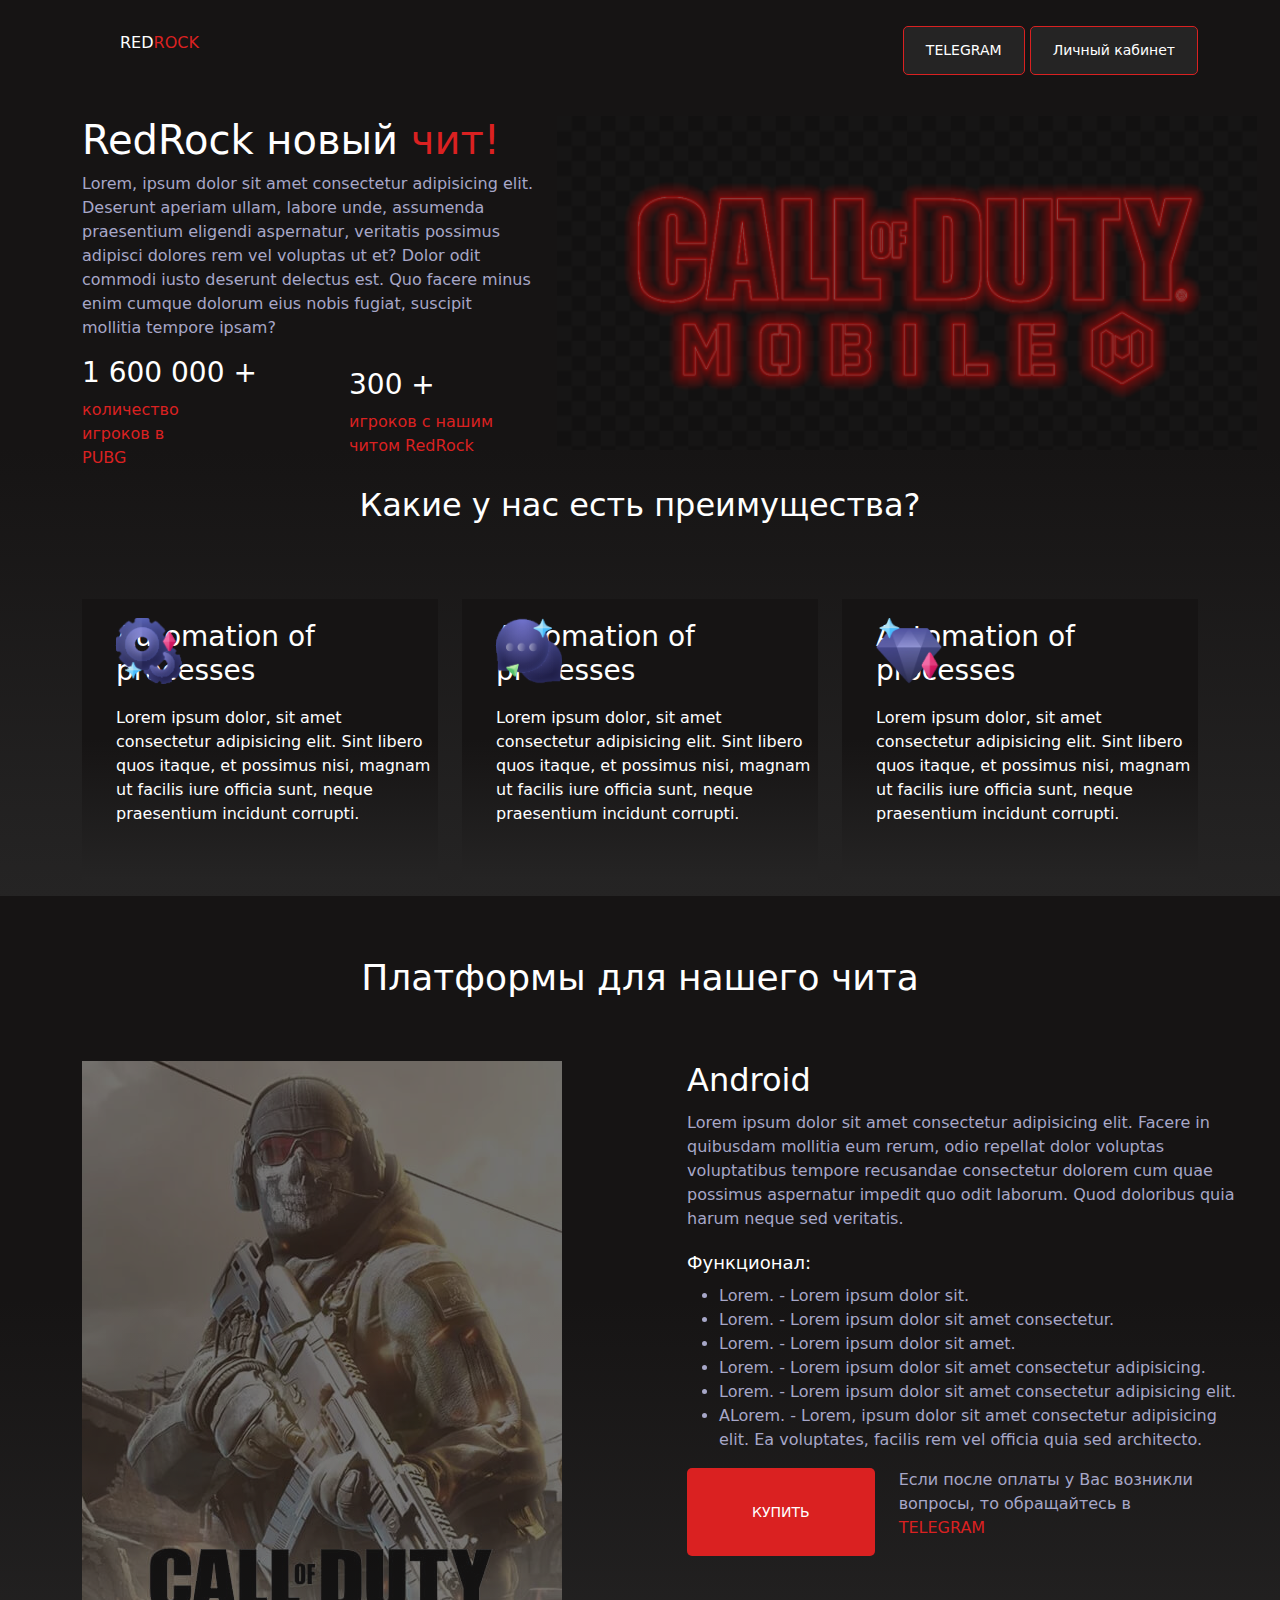
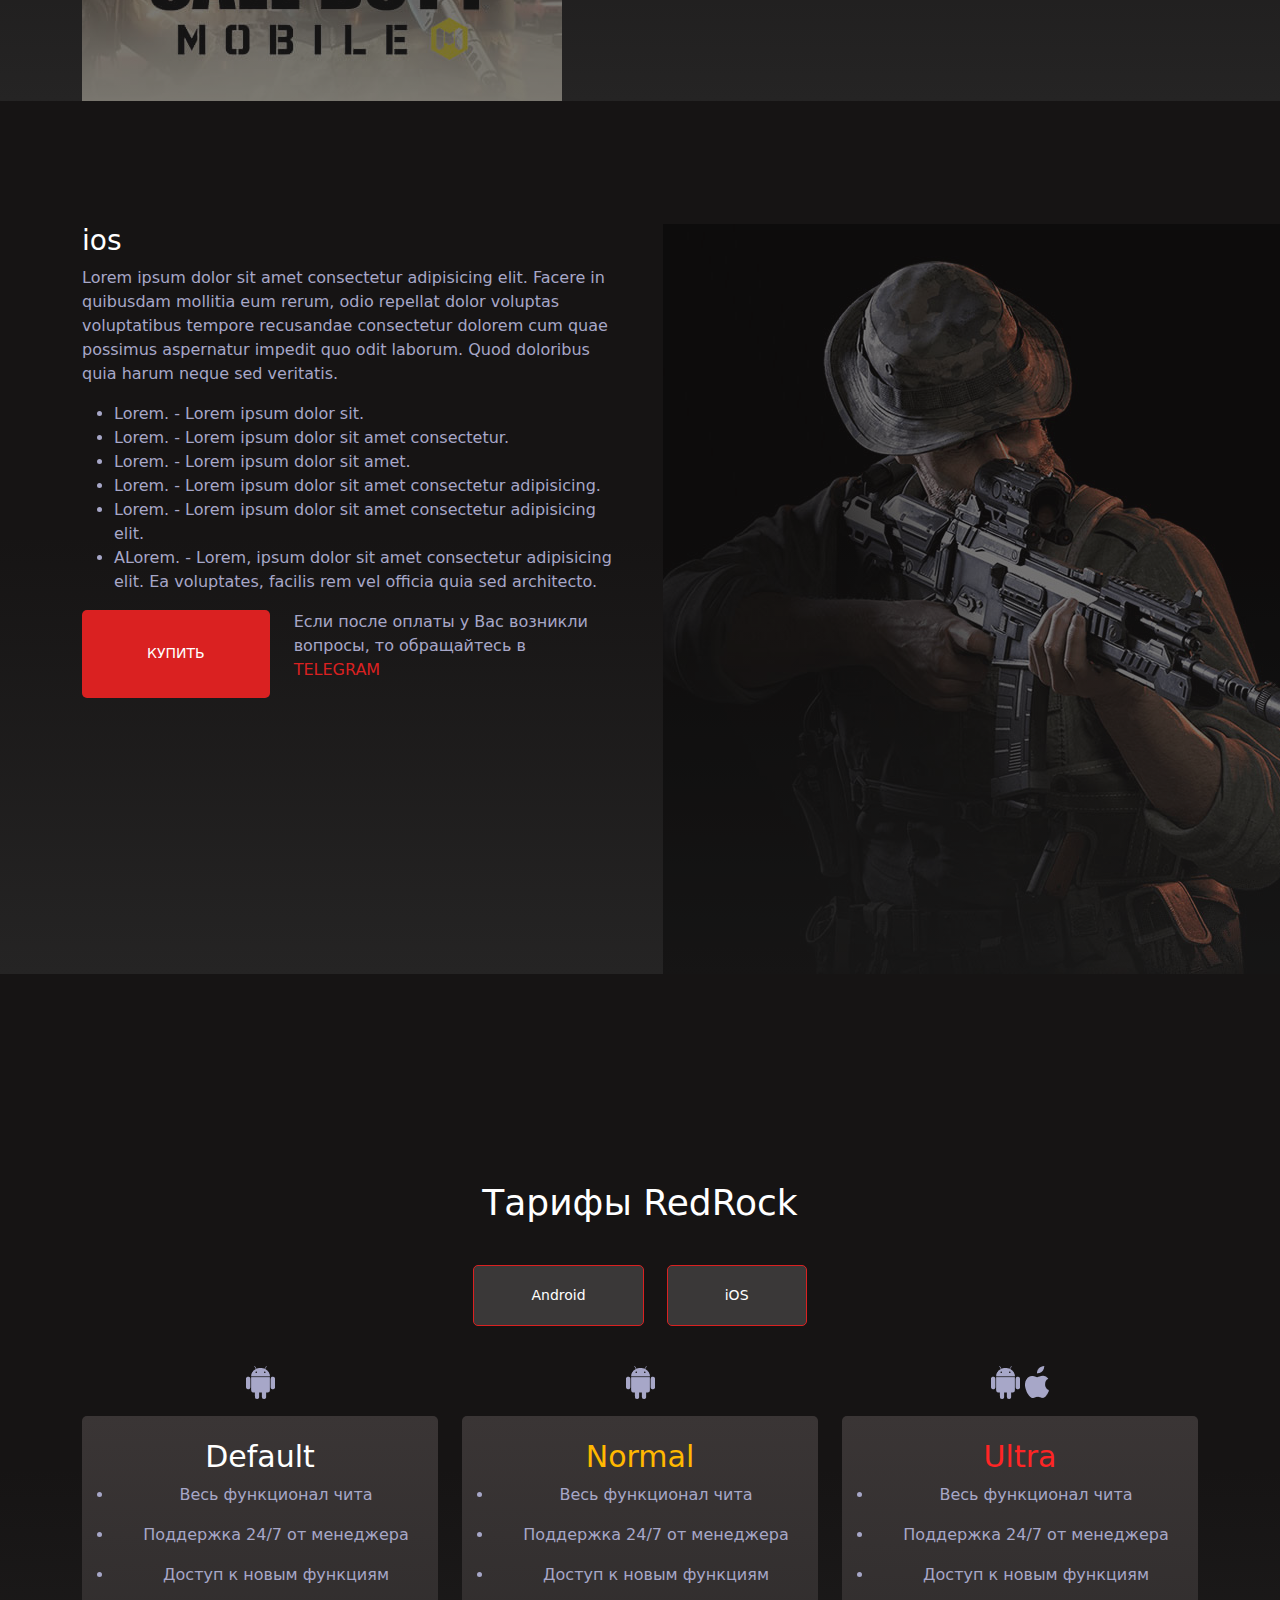
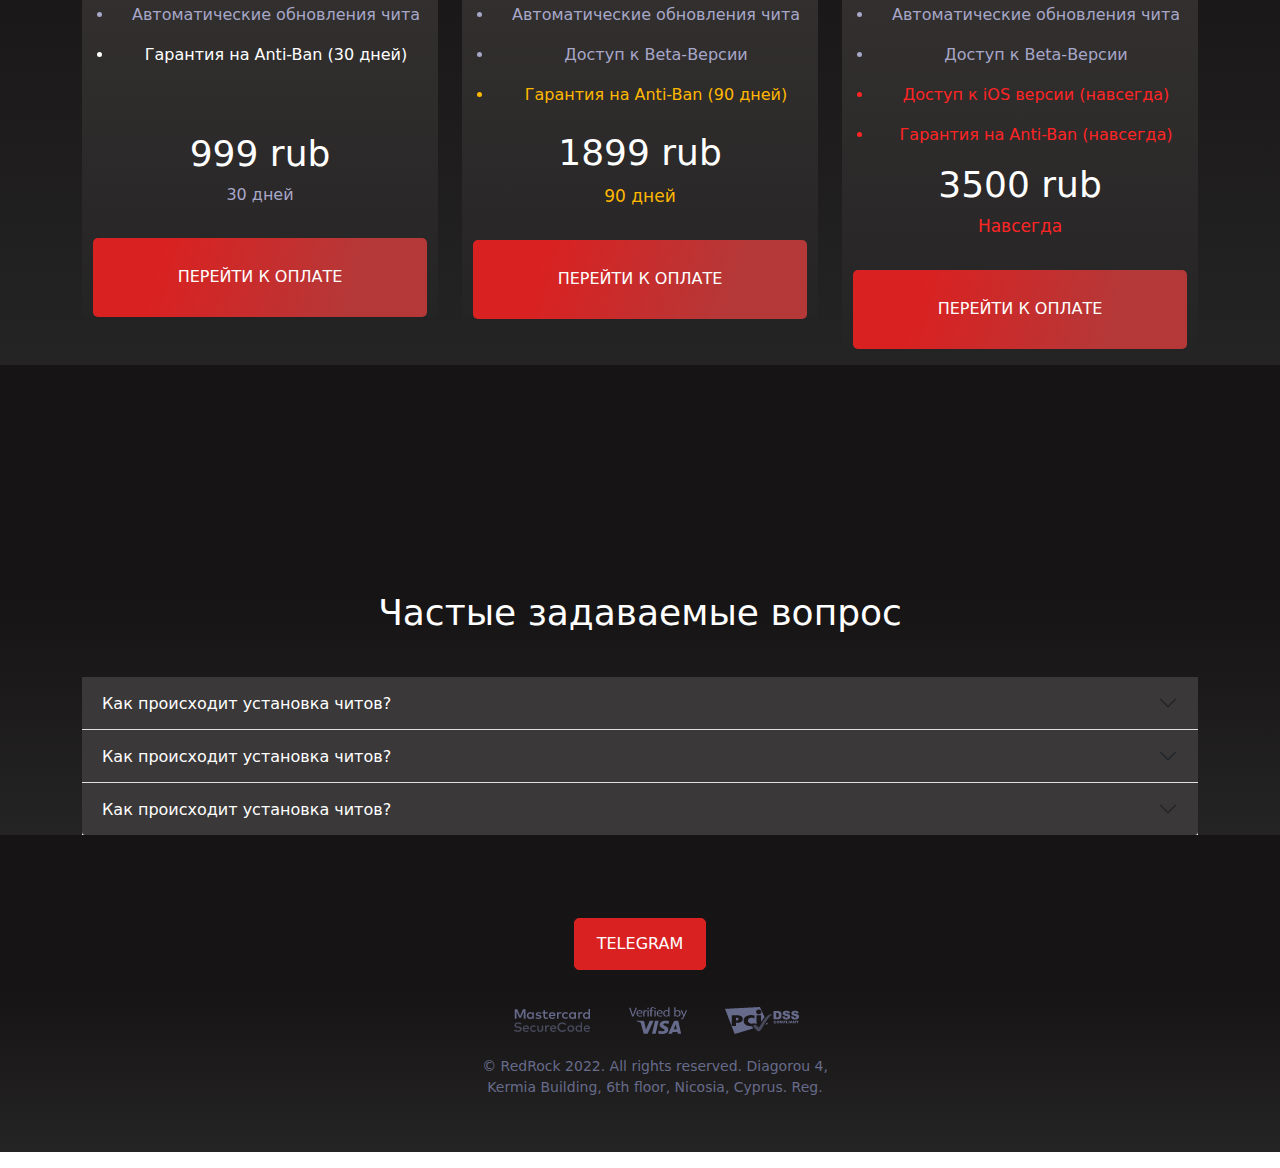
<file: index.html>
<!DOCTYPE html>
<html lang="en">
<head>
    <meta charset="UTF-8">
    <meta http-equiv="X-UA-Compatible" content="IE=edge">
    <meta name="viewport" content="width=device-width, initial-scale=1.0">
    <title>Document</title>
    <link rel="stylesheet" href="css/bootstrap.css">
    <link rel="stylesheet" href="css/all.min.css">
    <link rel="stylesheet" href="css/stely.css">
    <link rel="stylesheet" href="css/media.css">
</head>
<body>
     <header class="header">
     <div class="container">
        <div class="header__name">
         <p>RED<span class="pRock">ROCK</span></p>
         <div class="header__but">
            <button>TELEGRAM</button>
            <button><a href="indux.html">Личный кабинет</a></button>
         </div>
        </div>
        <div class="row">
            <div class="medimg">
                <img class="pgb" src="img/41606474611nodbjs11e6udhegdiu5u0e8cnsscz5e6uncqcnhgquhxln5lgzoinsupdndj8ov7mzcwpttdmebzfbzbstnisqipscfoj39dekar.png" alt="">
            </div>
            <div class="col-lg-5 col-md-6 col-6 loc-text">
              <div class="header__logo">
          <h1>RedRock новый <span class="pRock">чит!</span></h1> 
          <p>Lorem, ipsum dolor sit amet consectetur adipisicing elit. Deserunt aperiam ullam, labore unde, assumenda praesentium eligendi aspernatur, veritatis possimus adipisci dolores rem vel voluptas ut et? Dolor odit commodi iusto deserunt delectus est. Quo facere minus enim cumque dolorum eius nobis fugiat, suscipit mollitia tempore ipsam?</p> 
             </div> 
            <div class="header__log">
                <div class="header__log-right">
                    <h3>1 600 000 +</h3>
                    <p>количество
                        игроков в PUBG</p>
                </div>
                <div class="header__log-left">
                    <h3>300 +</h3>
                    <p>игроков
                        с нашим читом RedRock</p>
                </div>
            </div> 
            </div>
            <div class="col-lg-7 col-md-6 col-6">
                <img class="pbg" src="img/41606474611nodbjs11e6udhegdiu5u0e8cnsscz5e6uncqcnhgquhxln5lgzoinsupdndj8ov7mzcwpttdmebzfbzbstnisqipscfoj39dekar.png"  alt="">
            </div>
        </div>
        <div class="header__automation">
            
            <h2>Какие у нас есть преимущества?</h2>
            <div class="row">
                <div class="col-lg-4 col-md-6 col-sm-10">
                    
                    <div class="header__automation-text">
                     <img src="img/image 733.png" alt="">
                     <h3>Automation of processes</h3>
                     <p>Lorem ipsum dolor, sit amet consectetur adipisicing elit. Sint libero quos itaque, et possimus nisi, magnam ut facilis iure officia sunt, neque praesentium incidunt corrupti.</p> 
                    </div>
                    
                </div>
                <div class="col-lg-4 col-md-6 col-sm-10">
                    <div class="header__automation-text">
                        <img src="img/image 734.png" alt="">
                     <h3>Automation of processes</h3>
                     <p>Lorem ipsum dolor, sit amet consectetur adipisicing elit. Sint libero quos itaque, et possimus nisi, magnam ut facilis iure officia sunt, neque praesentium incidunt corrupti.</p> 
                    </div>
                </div>
                <div class="col-lg-4 col-md-6 col-sm-10">
                    <div class="header__automation-text">
                        <img class="stone" src="img/image 735.png" alt="">
                     <h3>Automation of processes</h3>
                     <p>Lorem ipsum dolor, sit amet consectetur adipisicing elit. Sint libero quos itaque, et possimus nisi, magnam ut facilis iure officia sunt, neque praesentium incidunt corrupti.</p> 
                    </div>
                </div>
        
            </div>
        </div>    
    </header> 
     <main>
            <div class="container">
              <div class="android">
                <h2>Платформы для нашего чита</h2>
                <div class="andro">
                    <div class="android__img">
                        <img class="sm" src="img/3746.jpg"  alt="">
                    </div>
                <div class="android__text">
                    <div class="im">
                        <h3>Android<img class="igm" src="img/image 745 (Traced).png" alt=""></h3>
                    </div>
                        
                        <p>Lorem ipsum dolor sit amet consectetur adipisicing elit. Facere in quibusdam mollitia eum rerum, odio repellat dolor voluptas voluptatibus tempore recusandae consectetur dolorem cum quae possimus aspernatur impedit quo odit laborum. Quod doloribus quia harum neque sed veritatis.</p>
                            <h4>Функционал:</h4>
                        <ul class="android__tex">
                            <li>Lorem. - Lorem ipsum dolor sit.</li>
                            <li>Lorem. - Lorem ipsum dolor sit amet consectetur.</li>
                            <li>Lorem. - Lorem ipsum dolor sit amet.</li>
                            <li>Lorem. - Lorem ipsum dolor sit amet consectetur adipisicing.</li>
                            <li>Lorem. - Lorem ipsum dolor sit amet consectetur adipisicing elit.</li>
                            <li>ALorem. - Lorem, ipsum dolor sit amet consectetur adipisicing elit. Ea voluptates, facilis rem vel officia quia sed architecto.</li>
                        </ul>
                        <div class="android__but">
                            <button>КУПИТЬ</button>
                            <p class="but">Если после оплаты у Вас возникли вопросы, то обращайтесь в <span>TELEGRAM</span></p>
                        </div>
                        <img class="ms" src="img/3746.jpg" alt="">
                        </div>     
                    </div>
              </div>
            </div>
    </main>
     <section>
        <div class="container">
            <div class="ios">
                <div class="ios__text">
                    <h3>ios </h3><img class="iso" src="img/image 746 (Traced).png" alt="">
                    <p>Lorem ipsum dolor sit amet consectetur adipisicing elit. Facere in quibusdam mollitia eum rerum, odio repellat dolor voluptas voluptatibus tempore recusandae consectetur dolorem cum quae possimus aspernatur impedit quo odit laborum. Quod doloribus quia harum neque sed veritatis.</h4>
                    <ul class="ios__tex">
                        <li>Lorem. - Lorem ipsum dolor sit.</li>
                        <li>Lorem. - Lorem ipsum dolor sit amet consectetur.</li>
                        <li>Lorem. - Lorem ipsum dolor sit amet.</li>
                        <li>Lorem. - Lorem ipsum dolor sit amet consectetur adipisicing.</li>
                        <li>Lorem. - Lorem ipsum dolor sit amet consectetur adipisicing elit.</li>
                        <li class="bat">ALorem. - Lorem, ipsum dolor sit amet consectetur adipisicing elit. Ea voluptates, facilis rem vel officia quia sed architecto.</li>

                    </ul>
                    <div class="ios__but">
                        <button>КУПИТЬ</button>
                        <p class="but">Если после оплаты у Вас возникли вопросы, то обращайтесь в <span>TELEGRAM</span></p>
                        <img class="sio" src="img/characters-price.jpg" alt="">
                    </div>
                </div>
                <div class="ios__img">
                    <img class="ioss" src="img/characters-price.jpg" alt="">
                    
                    </div>
                    
              </div>
        </div>
    </section>  
     <section> 
      <div class="container">
            <div class="redrock">
                <h2>Тарифы RedRock</h2>
                <div class="redrock__but">
                <button>Android</button>
                <button class="redrock__but-left">iOS </button>
                </div>
                <div class="blok">
                  <div class="row">
                    <div class="col-lg-4 col-md-5 col-sm-8 col-10">
                        <div class="default">
                          <img src="img/image 745 (Traced).png" alt=""> 
                           <div class="default__text">
                            <h3>Default</h3>
                            <ul>
                                <li><p>Весь функционал чита</p></li>
                                <li><p>Поддержка 24/7 от менеджера</p></li>
                                <li><p>Доступ к новым функциям</p></li>
                                <li><p>Автоматические обновления чита</p></li>
                                <li class="default__tet"><p>Гарантия на Anti-Ban (30 дней)</p></li>
                            </ul>
                            <div class="default__but">
                                <h4>999 rub</h4>
                                <p>30 дней</p>
                                <div class="default__button">
                                    <button>ПЕРЕЙТИ К ОПЛАТЕ</button>
                                </div>
                               
                            </div>
                           </div>
                        </div>
                    </div> 
                     <div class="col-lg-4 col-md-5 col-sm-8 col-10">
                        <div class="normal">
                          <img src="img/image 745 (Traced).png" alt=""> 
                           <div class="default__text">
                            <h3>Normal</h3>
                            <ul>
                                <li><p>Весь функционал чита</p></li>
                                <li><p>Поддержка 24/7 от менеджера</p></li>
                                <li><p>Доступ к новым функциям</p></li>
                                <li><p>Автоматические обновления чита</p></li>
                                <li><p>Доступ к Beta-Версии</p></li>
                                <li class="normal__tet"><p>Гарантия на Anti-Ban (90 дней)</p></li>
                            </ul>
                            <div class="normal__but">
                                <h4>1899 rub</h4>
                                <p>90 дней</p>
                                <div class="default__button">
                               <button>ПЕРЕЙТИ К ОПЛАТЕ</button>
                                </div>
                            </div>
                           </div>
                        </div>
                    </div>
                    <div class="col-lg-4 col-md-5 col-sm-8 cols-10">
                        <div class="ultra">
                          <img src="img/image 745 (Traced).png" alt=""> 
                          <img src="img/image 746 (Traced).png" alt="">
                           <div class="ultra__text">
                            <!-- <img class="star" src="img/Star 10.png" alt=""> -->
                            <h3>Ultra</h3>
                            <ul>
                                <li><p>Весь функционал чита</p></li>
                                <li><p>Поддержка 24/7 от менеджера</p></li>
                                <li><p>Доступ к новым функциям</p></li>
                                <li><p>Автоматические обновления чита</p></li>
                                <li><p>Доступ к Beta-Версии</p></li>
                                <li class="ultra__tet"><p>Доступ к iOS версии (навсегда)</p></li>
                                <li class="ultra__tet"><p>Гарантия на Anti-Ban (навсегда)</p></li>
                            </ul>
                            <div class="ultra__but">
                                <h4>3500 rub</h4>
                                <p>Навсегда</p>
                                <div class="default__button">
                                <button>ПЕРЕЙТИ К ОПЛАТЕ</button>
                                </div> 
                            </div>
                           </div>
                        </div>
                    </div>  
                    </div>  
                </div>
                
                </div>
                
            </div>
        </div>  
    </section> 
     <section>   
        <div class="container">
            <div class="questions">
                <h2>Частые задаваемые вопрос</h2>
                <div class="accordion accordion-flush" id="accordionFlushExample">
                    <div class="accordion-item ">
                      <h3 class="accordion-header" id="flush-headingOne">
                        <button class="accordion-button collapsed questions__tab " type="button" data-bs-toggle="collapse" data-bs-target="#flush-collapseOne" aria-expanded="false" aria-controls="flush-collapseOne">
                            Как происходит установка читов? 
                        </button>
                      </h3>
                      <div id="flush-collapseOne" class="accordion-collapse collapse" aria-labelledby="flush-headingOne" data-bs-parent="#accordionFlushExample">
                        <div class="accordion-body">После оплаты Вы получаете  файл для установки нашего чита, а также, видео-инструкцию. Удалять  старый PUBG MOBILE не требуется! Все работает на оригинальной версии. Вход в аккаунт работает со всех доступных сервисов.</div>
                      </div>
                    </div>
                    <div class="accordion-item">
                      <h3 class="accordion-header" id="flush-headingTwo">
                        <button class="accordion-button collapsed " type="button" data-bs-toggle="collapse" data-bs-target="#flush-collapseTwo" aria-expanded="false" aria-controls="flush-collapseTwo">
                            Как происходит установка читов?
                        </button>
                      </h3>
                      <div id="flush-collapseTwo" class="accordion-collapse collapse" aria-labelledby="flush-headingTwo" data-bs-parent="#accordionFlushExample">
                        <div class="accordion-body">После оплаты Вы получаете  файл для установки нашего чита, а также, видео-инструкцию. Удалять  старый PUBG MOBILE не требуется! Все работает на оригинальной версии. Вход в аккаунт работает со всех доступных сервисов.</div>
                      </div>
                    </div>
                    <div class="accordion-item">
                      <h3 class="accordion-header" id="flush-headingThree">
                        <button class="accordion-button collapsed" type="button" data-bs-toggle="collapse" data-bs-target="#flush-collapseThree" aria-expanded="false" aria-controls="flush-collapseThree">
                            Как происходит установка читов?
                        </button>
                      </h3>
                      <div id="flush-collapseThree" class="accordion-collapse collapse" aria-labelledby="flush-headingThree" data-bs-parent="#accordionFlushExample">
                        <div class="accordion-body">После оплаты Вы получаете  файл для установки нашего чита, а также, видео-инструкцию. Удалять  старый PUBG MOBILE не требуется! Все работает на оригинальной версии. Вход в аккаунт работает со всех доступных сервисов.</div>
                      </div>
                    </div>
                  </div>
            </div> 
        </div>        
    </section> 
<footer class="footer">
    <div class="container">
        <button>TELEGRAM</button>
        <div class="footer__text">
          <div class="footer__img">
            <img src="img/image 742.png" alt="">
            <img src="img/image 741.png" alt="">
            <img src="img/image 740.png" alt="">
          </div>  
          <p>© RedRock 2022. All rights reserved. Diagorou 4, Kermia Building, 6th floor, Nicosia, Cyprus. Reg.</p>
        </div>
    </div>
</footer> 
   



    <script src="js/bootstrap.js"></script>
</body>
</html>
</file>
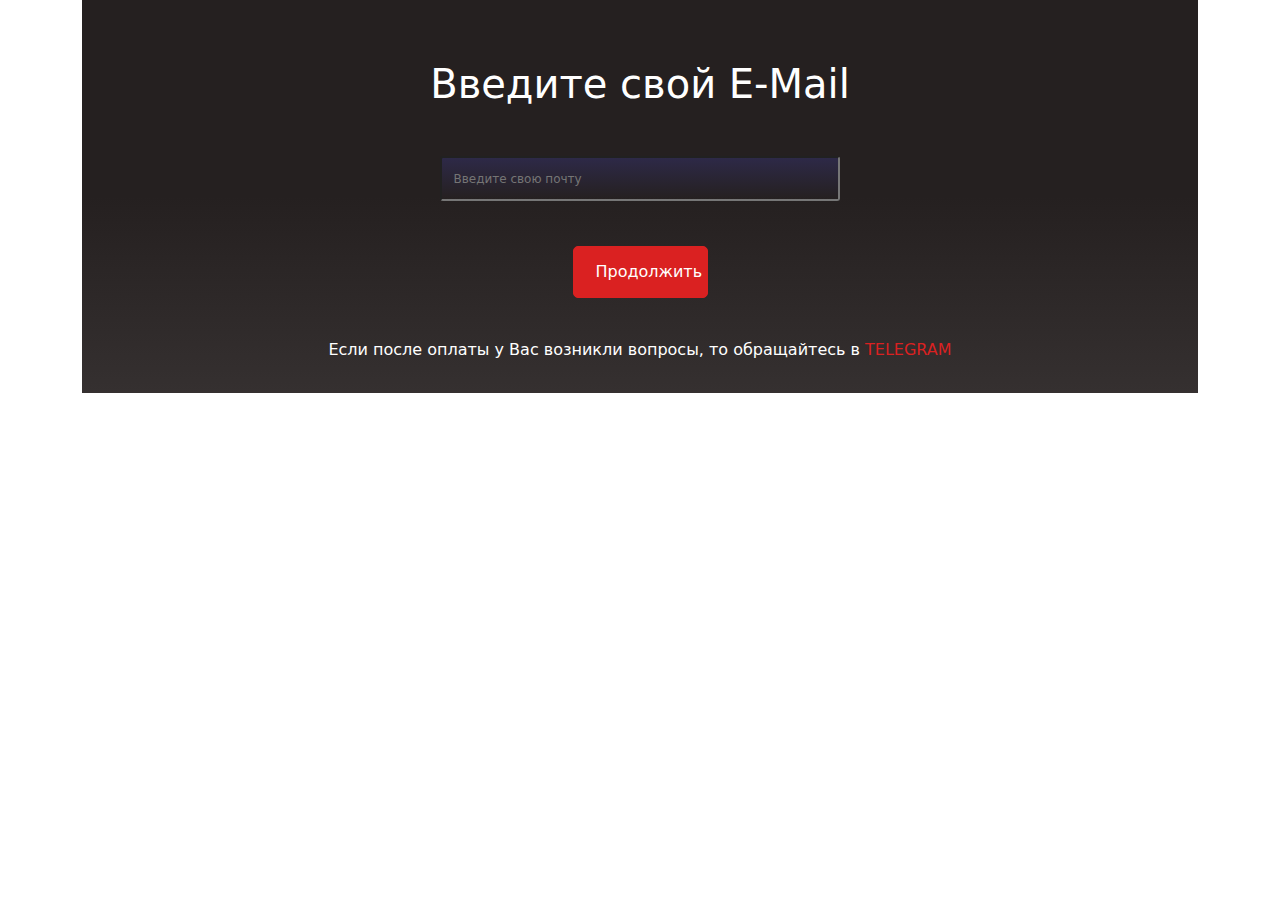
<file: indax.html>
<!DOCTYPE html>
<html lang="en">
<head>
    <meta charset="UTF-8">
    <meta http-equiv="X-UA-Compatible" content="IE=edge">
    <meta name="viewport" content="width=device-width, initial-scale=1.0">
    <title>Document</title>
    <link rel="stylesheet" href="css/bootstrap.css">
    <link rel="stylesheet" href="css/all.min.css">
    <link rel="stylesheet" href="css/stely.css">
    <link rel="stylesheet" href="css/media.css">
</head>
</head>
<body>
    <header>
        <div class="container">
            <div class="regist">
              <h1>Введите свой E-Mail</h1>  
              <label for="text">
                <input class="login" type="email"  placeholder="   Введите свою почту">  
            </label>
            <div class="but">
                <button class="regisr__but">Продолжить</button>
            </div>
            <p>Если после оплаты у Вас возникли вопросы, то обращайтесь в <span>TELEGRAM</span></p>
            </div>
            
        </div>
    </header>
</body>
</html>
</file>
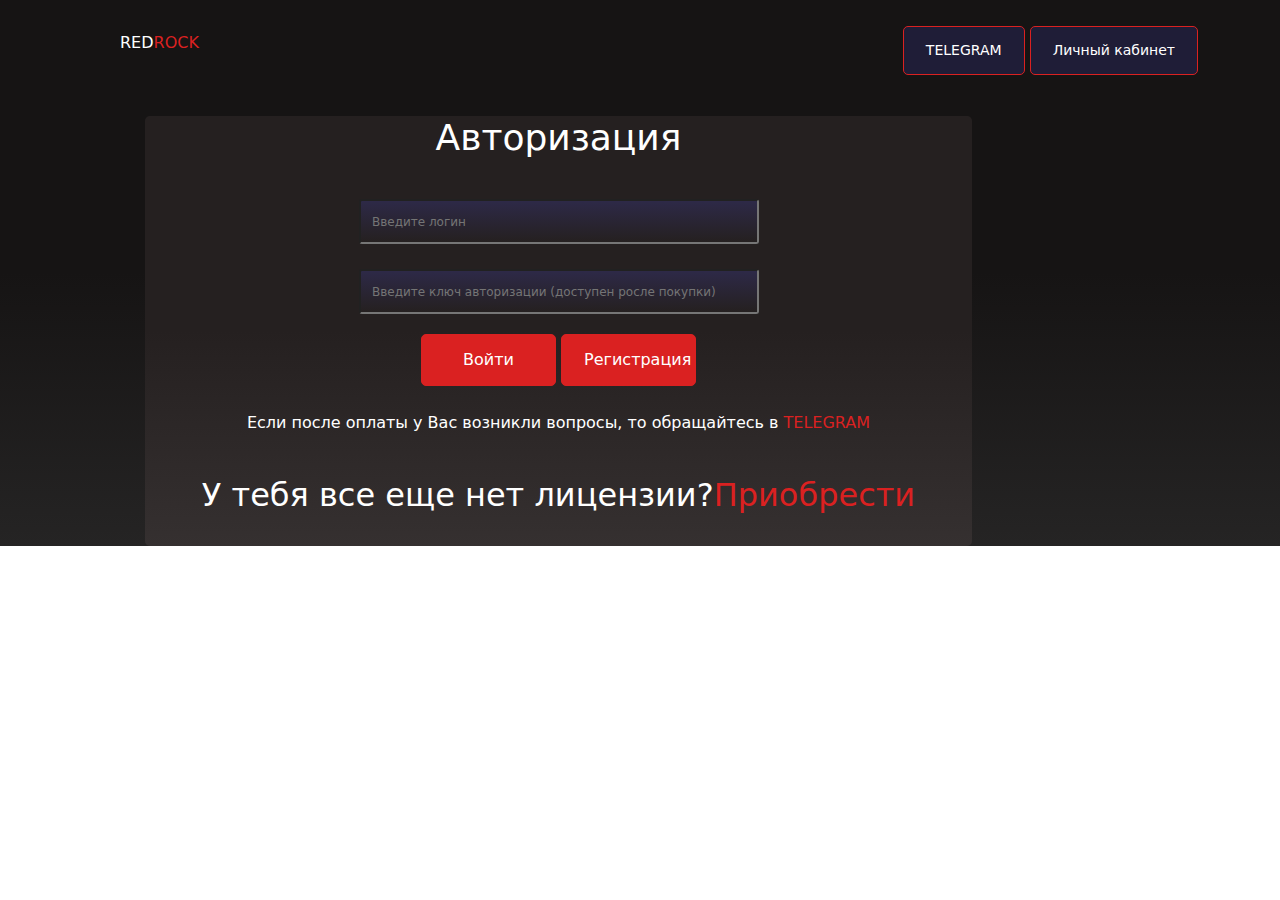
<file: indux.html>
<!DOCTYPE html>
<html lang="en">
<head>
    <meta charset="UTF-8">
    <meta http-equiv="X-UA-Compatible" content="IE=edge">
    <meta name="viewport" content="width=device-width, initial-scale=1.0">
    <title>Document</title>
    <link rel="stylesheet" href="css/bootstrap.css">
    <link rel="stylesheet" href="css/all.min.css">
    <link rel="stylesheet" href="css/stely.css">
    <link rel="stylesheet" href="css/media.css">
</head>
<body>
    <header class="header">
        <div class="container">
           <div class="email__name">
            <p>RED<span class="pRock">ROCK</span></p>
            <div class="email__but">
               <button class="tg">TELEGRAM</button>
               <button>Личный кабинет</button>
            </div>
        
           </div>
           <div class="block">
            
          <div class="email">
            <h1>Авторизация</h1>
            <div class="email__login">
              <label for="text">
                <input class="login" type="email"  placeholder="   Введите логин">
            </label>
            <label for="text">
                <input type="email"  placeholder="   Введите ключ авторизации (доступен росле покупки)">
            </label>  
            </div>
            <button class="email__bat ">Войти</button>
            <button class="email__bat"><a href="indax.html">Регистрация</a></button>
            <p>Если после оплаты у Вас возникли вопросы, то обращайтесь в <span>TELEGRAM</span></p>
            <h2>
            У тебя все еще нет лицензии?<span>Приобрести</span> 
         </h2>
          </div>  
         
        </div>
       </header> 
       <main>
            
        
       </main>
</body>
</html>
</file>
<file: css/stely.css>
*{
    margin: 0;
    padding: 0;
}
body{
    min-width: 320px;
}
/* header start */
/* *************** */
.header{
    background:linear-gradient(180deg, rgb(22, 20, 20) 50%, rgb(37, 36, 36) 100%);
    
}
.header__name {
    display: flex;
    justify-content: space-between;
    align-items: center;
    margin-bottom: 41px;
    padding-top: 26px;
    margin-left: 38px;
}
.header__but a{
    text-decoration: none;
    color: #fff;
}
.header__name p{
    color: #fff;
}
.pRock{
    color: rgb(218, 33, 33);
}
.header__but button{
    padding: 13px 22px;
    border: 1px solid  rgb(218, 33, 33);
    font-size: 14px;
    border-radius: 5px;
    background: rgb(37, 36, 36);
    color: #fff;
    transition: 0.5s;
}
.header__but button:hover{
    background: rgb(218, 33, 33);
    border: 1px solid rgb(218, 33, 33);
    border-radius: 5px;
    color: #fff;
}
.pbg{
    width: 754px;
    height: 334px;
    opacity: 0.5;
}
.header__logo h1{
    color: #fff;
}
.header__logo p{
    color: #A7A7C8;
}
.header__log{
    display: flex;
    justify-content: space-between;
    align-items: center;
}
.header__log h3{
color: #fff;
}
.header__log-right p{
    color: rgb(218, 33, 33) ;
    width: 121px;
}
.header__log-left p{
    color: rgb(218, 33, 33) ;
    width: 184px;
}
.header__automation h2{
    color: #fff;
    text-align: center;
    margin-bottom: 54px;
}
.header__automation-text{
    color: #fff;
    background:linear-gradient(180deg, rgb(22, 20, 20) 50%, rgb(37, 36, 36) 100%);
    position: relative;
}
.header__automation h3{
    padding-left: 34px;
    margin-top: 21px;
    padding-bottom: 11px;
    padding-top: 21px;
}
.header__automation img{
    padding-left: 34px;
    position: absolute;
    bottom: 196px;
}
/* .stone{
    padding-left: 34px;
position: absolute;
bottom: 280px;
} */
.header__automation p{
    padding-left: 34px;
    padding-bottom: 54px;
}
/* header end */
/* ************* */
/* main start */
/* *************** */
main{
    background:linear-gradient(180deg, rgb(22, 20, 20) 50%, rgb(37, 36, 36) 100%);
}
.andro{
    display: flex;
    justify-content: space-between;  
}
.sm{
    opacity: 0.4;
}
.ms{
    opacity: 0.4;
}
.android h2{
    color: #fff;
    text-align: center;
    padding-top: 60px;
    margin-bottom: 62px;
    font-size: 36px;
    position: relative;
}
.android__text{
    color: #A7A7C8;
    margin-left: 152px;
}
.android__text h3{
    font-size: 32px;
    color: #fff;
    margin-bottom: 11px;
}
.android__text h4{
    font-size: 18px;
    margin-top: 21px;
    margin-bottom: 11px;
    color: #fff;
}
.android__text p{
    color: #A7A7C8;
    font-size: 16px;
    width: 556px;
}
.android__text button{
    font-size: 14px;
    padding: 19px 65px;
    background: rgb(218, 33, 33);
    color: #fff;
    border: none;
    border-radius: 5px;
}
.android__text span{
    color: rgb(218, 33, 33);
    font-size: 16px;
}
.android__but{
    display: flex;
}
.android__but .but{
    margin-left: 24px;
    width: 299px;
}
section{
    background:linear-gradient(180deg, rgb(22, 20, 20) 50%, rgb(37, 36, 36) 100%);
padding-top: 123px;
/* margin-bottom: 83px; */
} 
.ios{
    display: flex;}
.ios__text{
    color: #A7A7C8;
    margin-right: 124px;
    
}
.ios h3,h4{
    color: #fff;
}

.ios .bat{
    width: 510px;
}
.ioss{
    opacity: 0.4;
}
.sio{
    opacity: 0.4;
}
.ios__text button{
    font-size: 14px;
    padding: 19px 65px;
    background: rgb(218, 33, 33);
    color: #fff;
    border: none;
    border-radius: 5px;
}
.ios__text span{
    color:rgb(218, 33, 33);
    font-size: 16px;
}
/* .ios__tex{

} */
.ios__but{
    display: flex;
}
.ios__but .but{
    margin-left: 24px;
    width: 299px;
}
.redrock h2{
    text-align: center;
    color: #fff;
    font-size: 36px;
    margin-top: 84px;
    margin-bottom: 40px;
}
.redrock__but{
    text-align: center;
    
}
.redrock__but button{
    color: #fff;
    font-size: 14px;
    background: rgb(58, 56, 56);
    border: 1px solid rgb(218, 33, 33);
    border-radius: 5px;
    padding: 19px 57px;
    transition: 0.5s;
}
.redrock__but button:hover{
    background: rgb(218, 33, 33);
    border-radius: 5px;
}
.redrock__but-left{
    color: #fff;
    font-size: 14px;
    background: rgba(86, 79, 255, 0.25);
    border: 1px solid rgb(218, 33, 33);
    border-radius: 5px;
    padding: 19px 73px;
    transition: 0.5s;
    margin-left: 18px;
}
.redrock__but-left:hover{
    color: #fff;
    font-size: 14px;
    background: rgba(29, 29, 32, 0.25);
    border: 1px solid rgb(218, 33, 33);
    border-radius: 5px;
    padding: 19px 57px;
    transition: 0.5s;
}
.row{
    margin-top: 40px;
}
.default{
    text-align: center;
    /* margin-left: 200px; */
    margin-bottom: 16px;
    
}
.default h3{
    font-size: 30px;
    color: #fff;
    padding-top: 23px;
    
}
.default__text{
    text-align: center;
    color: #A7A7C8;
    background: linear-gradient(180deg,  rgb(58, 53, 53) 0%, rgb(37, 36, 36) 100%);
    border-radius: 5px;
    margin-top: 17px;
}
.default__tet{
    color: #fff;
    font-size: 16px;
}
.default__text ul{
    font-size: 16px;
}
.default__button {
    margin-top: 31px;
}
.default__but h4{
    color: #fff;
    margin-top: 65px;
    font-size: 36px;
}
.default__button button{
    color: #fff;
    padding-top: 27px;
    padding-left: 85px;
    padding-right: 85px;
    padding-bottom: 28px;
    background: linear-gradient(106.14deg,  rgb(218, 33, 33) 20.27%, #cf3c3cd7 78.28%);
    border-radius: 5px;
    border: none;
    list-style: none;
    text-decoration: none;
}
.normal{
    text-align: center;
    margin-bottom: 16px;
}
.normal h3{
    font-size: 30px;
    color: #FFB800;
    padding-top: 23px;  
}
.normal__text{
    text-align: center;
    color: #A7A7C8;
    background: linear-gradient(180deg, #1E2242 0%, rgba(30, 34, 66, 0) 100%);
    border-radius: 5px;
    margin-top: 17px;
}
.normal__tet{
    color: #FFB800;
    font-size: 16px;
}
.normal__but h4{
    color: #fff;
    margin-top: 24px;
    font-size: 36px;
}
.normal__but p{
    color: #FFB800;
    margin-top: 10px;
    font-size: 17px;
}
.ultra{
    text-align: center;
    margin-bottom: 16px;
}
.ultra h3{
    font-size: 30px;
    color:  #FF2525 ;
    padding-top: 23px;  
}
.ultra__tet{
    color: #FF2525 ;
    font-size: 16px;
}
.ultra__but h4{
    color: #fff;
    margin-top: 16px;
    font-size: 36px;
}
.ultra__but p{
    color: #FF2525;
    
    font-size: 17px;
}
.ultra__text{
    text-align: center;
    color: #A7A7C8;
    background: linear-gradient(180deg,  rgb(58, 53, 53) 0%, rgb(37, 36, 36) 100%);
    border-radius: 5px;
    margin-top: 17px;
}
.ultra__text img {
    padding-left: 140px;
    position: absolute;
    top: 2705px;
}
.questions h2{
font-size: 36px;
color: #FFFFFF;
margin-top: 103px;
text-align: center;
margin-bottom: 43px;
}
.collapse{
    background:  rgb(58, 56, 56);
    color: #FFFFFF;
}
/* .collapse:hover{
    background: #1E2242;
    color: #FFFFFF;
} */
.questions button{
    border-radius: 5px;
    background:  rgb(58, 56, 56);
    color: #fff;
    border: none;
    /* margin-bottom: 16px; */
    transition: 0.1s;
}
.questions__tab{
    background: rgb(58, 56, 56);
}
.questions button:hover{
    border-radius: 5px;
    background:  rgb(58, 56, 56);
    color: #fff;
    border: none;
}
/* .questions button::after{
    
} */
.footer{
    background:linear-gradient(180deg, rgb(22, 20, 20) 50%, rgb(37, 36, 36) 100%);
    text-align: center;
    padding-top: 83px;
}
.footer button{
    background: rgb(218, 33, 33);
    border: 1px solid rgb(218, 33, 33);
    border-radius: 5px;
    padding: 13px 22px;
    color: #fff;
}
.footer__img{
    margin-top: 37px;
}
.footer__img img{
    padding-left: 33px;
}
.footer__text p{
    text-align: center;
    font-size: 14px;
    color: #676B8B;
    margin-top: 22px;
    width: 342px;
    margin-left: 410px;
    padding-bottom: 54px;
}





















/* email start */
/* **************** */
.block{
    position: relative;
    right: 282px;
}
.email{
    border-radius: 5px;
    text-align: center;
    /* margin-top: 165px; */
    width: 827px;
    margin-left: 345px;
    background: linear-gradient(180deg, rgb(37, 32, 32) 50%, rgb(53, 48, 48) 100%);
}
.email h1{
    color: #fff;
    font-size: 36px;
    margin-bottom: 40px;
    /* margin-top: 64px; */
}
.email__login{
    display: flex;
    flex-direction: column;
}
.email__bat a{
    color: #fff;
    text-decoration: none;
}
.email input{
    /* margin-left: 120px; */
    width: 400px;
    height: 45px;
    background:linear-gradient(180deg, #39367e6b 0%, rgba(37, 41, 73, 0) 100%);
    color: #fff;
    border: 1px solidrgb(218, 33, 33);
    border-radius: 3px;
    font-size: 12px;
}
.email input:hover{
    border: 1px solid rgb(218, 33, 33);
}
.login{
    margin-bottom: 25px;
    color: #fff;
}
.email__bat{
    margin-top: 20px;
    background: rgb(218, 33, 33); 
    border: 1px solid rgb(218, 33, 33);
    border-radius: 5px;
    padding: 13px 22px;
    color: #fff;
    width: 135px;
}
.email p{
    margin-top: 25px;
    color: #fff;
    padding-bottom: 25px;
}
.email p span{
color: rgb(218, 33, 33);
}
.email h2{
color: #fff;
 padding-bottom: 31px;
}
.email h2 span{
    color: rgb(218, 33, 33);
}
.email__name {
    display: flex;
    justify-content: space-between;
    align-items: center;
    margin-bottom: 41px;
    padding-top: 26px;
    margin-left: 38px;
}
.email__but a{
    text-decoration: none;
    color: #fff;
}
.email__name p{
    color: #fff;
}

.email__but button{
    padding: 13px 22px;
    border: 1px solid rgb(218, 33, 33);
    font-size: 14px;
    border-radius: 5px;
    background: rgba(86, 79, 255, 0.15);
    color: #fff;
    transition: 0.5s;
}
.email__but button:hover{
    background: rgb(218, 33, 33);
    border: 1px solid rgb(218, 33, 33);
    border-radius: 5px;
}





.regist{
    background:linear-gradient(180deg, rgb(37, 32, 32) 50%, rgb(53, 48, 48) 100%);
    text-align: center;
    color: #fff;
}
.regist h1{
    padding-top: 60px;
}
.regist input{
    width: 400px;
    height: 45px;
    background:linear-gradient(180deg, #39367e6b 0%, rgba(30, 34, 66, 0) 100%);
    color: #fff;
    
    border-radius: 3px;
    font-size: 12px;  
    margin-top: 40px;
}
.regist input:hover{
    border: 1px solid  rgb(218, 33, 33);
}
.regisr__but{
    margin-top: 20px;
    background:  rgb(218, 33, 33);
    border: 1px solid  rgb(218, 33, 33);
    border-radius: 5px;
    padding: 13px 22px;
    color: #fff;
    width: 135px;
}
.regist p{
    margin-top: 40px;
    /* width: 700px; */
    padding-bottom: 31px;
}
.regist p span{
    color:  rgb(218, 33, 33);
}
</file>
<file: css/media.css>
@media(max-width:2000px){
   .pgb{
    display: none;
   } 
   .pbg{
    width: 754px;
    height: 334px;
   }
   .igm{
    display: none;
   }
   .ms{
    display: none;
   }
   .iso{
    display: none;
   }
   .sio{
    display: none;
   }
   .ultra__text img {
    padding-left: 170px;
    position: absolute;
    top: 2705px;
}
.footer__text p {
    margin-left: 469px;
    width: 396px;
}
.ultra__text img {
    padding-left: 170px;
    position: absolute;
    top: 2825px;
}
}
@media(max-width:1399px){
    .ioss{
        margin-left: -15px;
    }
    .ultra__text img {
        padding-left: 139px;
        position: absolute;
        top: 2825px;
    }
    .footer__text p {
        margin-left: 375px;
        width: 396px;
    }

}
@media(max-width:1360px){
    .ioss{
        margin-left: -40px;
    }
    .pbg{
        width: 700px;
        height: 334px;
       }
}
@media(max-width:1325px){
    .pbg{
        width: 700px;
    }
    .pgb{
        display: none;
    }
    .ios__text {
        
        margin-right: 98px;
    }
    .android__text {
        
        margin-left: 125px;
    }
    .ultra__text img {
        top: 2827px;
    }
    .igm{
        display: none;
    }
    .iso{
        display: none;
    }
    .ms{
        display: none;
    }
    .sio{
        display: none;
    }
}
@media(max-width:1316px){
    .pbg{
        width: 700px;
    }
    .ultra__text img {
        position: absolute;
        top: 2810px;
    }
    .ios__text {
        margin-right: 79px;
    }
}  
@media(max-width:1272px){
    .pbg{
        width: 675px;
    }
    .android__text {
        margin-left: 95px;
    }
    .ios__text {
        margin-right: 70px;
    }
    .star{
        position: absolute;
        top: 2675px;
    }
    .ios__text {
        margin-right: 55px;
    }
    .ultra__text img {
        position: absolute;
        top: 2798px;
    }
}
@media(max-width:1230px){
    .pbg{
        width: 670px;
    }
    .ioss{
        margin-left: -20px;
    }
    .ultra__text img {
        position: absolute;
        top: 2777px;
    }
    .ios__text {
        margin-right: 32px;
    }
    
} 
@media(max-width:1199px){
    .pbg{
        width: 630px;
    }
    /* .stone{
        padding-left: 34px;
    position: absolute;
    bottom: 280px;
    } */
    .android__text {
        margin-left: 46px;
        font-size: 15px;
    
    }
    .sm{
        width: 375px;
    }
    .ioss{
        margin-left: 20px;
        width: 375px;
        height: 380px;
    }
    .ultra__text img {
        padding-left: 111px;
        top: 2592px;
    }
    .header__automation img {
        padding-left: 34px;
        position: absolute;
        bottom: 258px;
    } 
    .default__button button {
        padding-top: 25px;
        padding-left: 70px;
        padding-right: 70px;
        padding-bottom: 25px;
    }   
    .footer__text p {
        margin-left: 283px;
    }    
}
@media(max-width:1150px){
    .pbg{
        width: 600px;
    }
    .ultra__text img {
        padding-left: 111px;
        top: 2578px;
    }
}  
@media(max-width:1145px){
    .ultra__text img {
        padding-left: 111px;
        top: 2578px;
    }
} 
@media(max-width:1115px){
    .pbg{
        width: 600px;
    }
}   
@media(max-width:1105px){
    .pbg{
        width: 600px;
    }
    .ultra__text img {
        padding-left: 111px;
        top: 2551px;
    }
} 
@media(max-width:1080px){
    .pbg{
        width: 575px;
        
       }
}
@media(max-width:1030px){
    .pbg{
        width: 570px;
    }
    .ultra__text img {
        padding-left: 111px;
        top: 2528px;
    }
}
@media(max-width:1024px){
    .pbg{
        width: 560px;
    }
    .ioss {
        margin-left: -5px;
        width: 375px;
        height: 380px;
    }
    .ultra__text img {
        padding-left: 111px;
        top: 2525px;
    }
    .ios__text {
        margin-right: 50px;
    }
}   
@media(max-width:1015px){
    .ioss {
        margin-left: -15px;
        width: 375px;
        height: 380px;
    }
.sm {
    width: 351px;
}
.ultra__text img {
    padding-left: 118px;
    top: 2529px;
    width: 183px;
}
}
@media(max-width:991px){
    .pbg{
        width: 464px;
        height: 250px;
    }
    .android__img{
        display: none;
    }
    .ioss{
        display: none;
    }
    .ultra__text img {
        padding-left: 106px;
        top: 4693px;
        width: 167px;
    }
    .header__automation img {
        bottom: 225px;
        margin-left: -20px;
    }
    .footer__text p {
        font-size: 10px;
        margin-left: 164px;
    }
    .android__text{
        text-align: center;
        width: 556px;
        margin-left: 100px;
    }
    .header__automation h3 {
        padding-left: 17px;
        font-size: 19px;
    }
    .header__automation p {
        padding-left: 20px;
        padding-bottom: 54px;
        font-size: 17px;
    }
    .header__log h3 {
        color: #fff;
        font-size: 23px;
        margin-top: 23px;
    }
    .android__text h3 {
        text-align: center;
    }
    .android__text h4 {
        text-align: center;
    }
    .android__tex{
        width: 554px;
    }
    .ios__tex{
        width: 554px;
    }
     .igm{
        position: relative;
      display: flex;
      bottom: 37px;
      margin-left: 347px;
        justify-content: space-around;  
    }
    .android__but {
        display: flex;
        width: 186px;
        margin-left: 188px;
        flex-direction: column;
        text-align: center;
        
    }
    .android__text button{
       margin-bottom: 16px; 
    }
    .android__but .but {
        margin-left: -30px;
        width: 276px;
    }  
    .ms {
        display: flex;
        margin-left: 59px;
        margin-bottom: 31px;
    }
    .ios h3, h4 { 
        text-align: center;
    }
    .iso{
        position: relative;
        display: flex;
        margin-left: 307px;
        bottom: 36px;
    }
    .ios__text{
        text-align: center;
        width: 556px;
        margin-left: 100px;
    }
    .default__button button {
        padding-top: 17px;
        padding-left: 64px;
        padding-right: 63px;
        padding-bottom: 18px;
    }
    .ios__but {
        display: flex;
        width: 186px;
        margin-left: 188px;
        flex-direction: column;
        text-align: center;
        
    }
    .ios__but .but {
        margin-top: 16px;
        margin-left: -30px;
        width: 276px;
    }  
    .sio {
        display: flex;
        position: relative;
        left: -146px;
        width: 480px;
        height: 640px;
        margin-bottom: 66px;
    }
    .email{
        width: 707px;
        margin-left: 259px;
    }
}
@media(max-width:965px){
    .pbg {
        width: 436px;
        height: 250px;
    }
}
@media (max-width: 920px){
    .pbg {
        width: 420px;
    }
.ultra {
    text-align: center;
    margin-top: 16px;
}
.ultra__text img {
    padding-left: 106px;
    top: 4706px;
    width: 167px;
}
}
@media (max-width: 895px){
.ultra__text img {
    padding-left: 106px;
    top: 4662px;
    width: 167px;
}
}  
@media (max-width: 850px){
.pbg {
    width: 385px;
}
}
@media(max-width:800px){
    .pbg {
        margin-left: -15px;
        width: 385px;
    }
}
@media(max-width:772px){
    .pbg {
        width: 375px;
        margin-left: -15px;
    }
    .ultra__text img {
        padding-left: 106px;
        top: 4655px;
        width: 167px;
    }
}
@media(max-width:767px){
.pbg{
    display: none;
} 
.pgb {
    display: block;
  width: 500px;
  margin-left: 25px;  
} 
.header__automation{
    display: block;
    margin-left: 72px;
}
.header__name p {
    display: none;
} 
.header__but{
    margin-left: 120px;
} 
.header__but button{
    margin-left: 19px;
}
.header__logo h1 {
    color: #fff;
    text-align: center;
    width: 363px;
    font-size: 34px;
    margin-left: 100px;
}
.header__logo p {
    color: #A7A7C8;
    width: 395px;
    margin-left: 100px;
    font-size: 16px;
}
.header__log-left{
    margin-left: 35px;
}
.header__log{
    margin-left: 110px;
}

.andro{
    margin-left: -96px;
}
.header__automation img {
    bottom: 202px;
    margin-left: -18px;
}
.ios__text {
    text-align: center;
    width: 556px;
    margin-left: -3px;
}
.ultra__text img {
    /* padding-left: 98px; */
    top: 5739px;
    width: 174px;
    left: 411px;
}
/* .blok{
    margin-left: 110px;
} */
.footer__text p {
    font-size: 10px;
    margin-left: 75px;
}
.row {
    margin-top: 40px;
    display: flex;
    justify-content: center;
}
.email p {
    margin-top: 25px;
    color: #fff;
    padding-bottom: 25px;
    width: 300px;
    margin-left: 142px;
}
.email {
    width: 593px;
    margin-left: 260px;
}
.email h2 {
    color: #fff;
    width: 557px;
    padding-bottom: 31px;
    margin-left: 27px;
}
.regist p {
    margin-top: 40px;
    width: 508px;
    padding-bottom: 31px;
}
}
@media(max-width:748px){
    .ultra__text img {
        /* padding-left: 98px; */
        top: 5738px;
    width: 174px;
    left: 400px;
    }
}
@media(max-width:720px){
    .ultra__text img {
        /* padding-left: 98px; */
        top: 5737px;
        width: 174px;
        left: 383px;
    }
}
@media(max-width:696px){
    .ultra__text img {
        /* padding-left: 98px; */
        top: 5730px;
    width: 185px;
    left: 365px;
    }
}
@media(max-width:680px){
    .ultra__text img {
        /* padding-left: 98px; */
        top: 5730px;
        width: 185px;
        left: 358px;
    }
}
@media(max-width:650px){
    .ultra__text img {
        /* padding-left: 98px; */
        top: 5735px;
    width: 178px;
    left: 347px;
    }
}
@media(max-width:644px){
    .header__name {
        display: flex;
        justify-content: space-between;
        align-items: center;
        margin-bottom: 41px;
        padding-top: 26px;
        margin-left: 10px;
    }
    .andro {
        margin-left: -113px;
    }
    .email {
        width: 593px;
        margin-left: 245px;
    }
}
@media(max-width:620px){
    .ultra__text img {
        /* padding-left: 98px; */
        top: 5731px;
    width: 178px;
    left: 330px;
    }
}
@media(max-width:600px){
    .ultra__text img {
        /* padding-left: 98px; */
        top: 5734px;
    width: 178px;
    left: 321px;
    }
    .email {
        width: 505px;
        margin-left: 294px;
    }
    .email p {
        margin-top: 25px;
        color: #fff;
        padding-bottom: 25px;
        width: 281px;
        margin-left: 114px;
    }
    .email h2 {
        color: #fff;
        width: 480px;
        padding-bottom: 31px;
        margin-left: 18px;
    }
}
@media(max-width:575px){
    /* .blok {
        margin-left: 58px;
    } */
    .ms {
            display: flex;
            margin-left: 53px;
            margin-bottom: 31px;
    }
    .ultra {
        text-align: center;
        margin-top: 16px;
        width: 454px;
    margin-left: 48px;
    }
    .ultra__text img {
        /* padding-left: 98px; */
        top: 5656px;
    width: 178px;
    left: 369px;
    }
    .email__but{
        margin-right: 47px;
    }
    .regist p {
        margin-top: 40px;
        width: 508px;
        padding-bottom: 31px;
        margin-left: 21px;
    }
}
@media(max-width:552px){
    .pgb {
        display: block;
        width: 500px;
    margin-left: 15px;
    }
.android h2 {
    margin-bottom: 45px;
    font-size: 32px;
}
.android__text h3 {
    font-size: 30px;
    margin-bottom: 1px;
}
.android__text p {
    margin-left: 23px;
    font-size: 14px;
    width: 522px;
}
.android__tex {
    width: 533px;
    font-size: 14px;
}
.ios__tex {
    width: 533px;
    font-size: 14px;
}
/* . {
    margin-left: 112px;
    width: 419px;
} */
.ultra {
    text-align: center;
    margin-top: 16px;
    width: 437px;
margin-left: 48px;
}
.ultra__text img {
    /* padding-left: 98px; */
    top: 5575px;
    width: 178px;
    left: 350px;
}
.regist p {
    margin-top: 40px;
    width: 508px;
    padding-bottom: 31px;
    margin-left: 14px;
}
}
@media(max-width:540px){
    .pgb {
        display: block;
        width: 500px;
        margin-left: 8px;
    }
    .header__logo{
        margin-left: -21px;
    }
    .header__log {
        margin-left: 101px;
        
    }
    .header__automation {
        display: block;
        margin-left: 16px;
    }
    .header__automation img {
        bottom: 175px;
        margin-left: -18px;
    }
    .igm {
        position: relative;
        display: flex;
        bottom: 37px;
        margin-left: 337px;
        justify-content: space-around;
    }
    .ios__text {
        text-align: center;
        width: 513px;
        margin-left: 4px;
    }
    .iso {
        position: relative;
        display: flex;
        margin-left: 278px;
        bottom: 42px;
    }
    .ios .bat {
        width: 485px;
    }
    .android__tex {
        width: 509px;
        font-size: 14px;
    }
    .ios__but .but {
        margin-top: 16px;
        margin-left: -49px;
        width: 276px;
    }
    .sio {
        display: flex;
        position: relative;
        left: -173px;
        width: 480px;
        height: 640px;
        /* margin-right: -24px; */
        margin-bottom: 66px;
    }
    .email {
        width: 450px;
        margin-left: 319px;
    }
    .email__name{
        display: flex;
        flex-direction: column;
    }
    .email p {
        margin-top: 25px;
        color: #fff;
        padding-bottom: 25px;
        width: 281px;
        margin-left: 91px;
    }
    .email h2 {
        color: #fff;
        width: 444px;
        padding-bottom: 31px;
        margin-left: 5px;
    }
    .regist p {
        margin-top: 40px;
        width: 442px;
        padding-bottom: 31px;
        margin-left: 36px;
    }

}
@media(max-width:535px){
    .ms {
        display: flex;
        margin-left: 28px;
        margin-bottom: 31px;
    }
    .ultra__text img {
        /* padding-left: 98px; */
        top: 5649px;
        width: 178px;
        left: 335px;
    
    }
    .ultra {
        text-align: center;
         margin-top: 16px;
        width: 421px;
        margin-left: 48px;
}
}
@media (max-width: 529px){
    .header__name {
        margin-left: -11px;
    }
    .pgb {
        display: block;
        width: 500px;
        margin-left: 3px;
    }
    .header__automation {
        display: block;
        margin-left: 15px;
    }
    .header__automation img {
        bottom: 175px;
        margin-left: -18px;
    }
    .header__logo{
        margin-left: -21px;
    }
    
    .android__text p {
        margin-left: 23px;
        font-size: 14px;
        width: 490px;
    }
    .igm {
        position: relative;
        display: flex;
        bottom: 37px;
        margin-left: 321px;
        justify-content: space-around;
    }
    .android__but .but {
        margin-left: -51px;
        width: 276px;
    }
    .ms {
        display: flex;
        margin-left: 24px;
        margin-bottom: 31px;
    }
    .sio {
        display: flex;
        position: relative;
        left: -183px;
        width: 480px;
        height: 640px;
        
        margin-bottom: 66px;
    }
    .ios__text {
        text-align: center;
        width: 478px;
        margin-left: 4px;
    }
    .iso {
        position: relative;
        display: flex;
        margin-left: 263px;
        bottom: 42px;
    }
    .ios p {
        margin-left: 26px;
        margin-top: 0;
        margin-bottom: 1rem;
    }
    .ios .bat {
        width: 448px;
    }
    .ultra__text img {
        /* padding-left: 98px; */
        top: 5573px;
        width: 178px;
        left: 337px;
    }
    .email {
        width: 439px;
        margin-left: 316px;
    }
    .email p {
        margin-top: 25px;
        color: #fff;
        padding-bottom: 25px;
        width: 281px;
        margin-left: 84px;
    }
    .email h2 {
        color: #fff;
        width: 480px;
        padding-bottom: 31px;
        margin-left: -19px;
    }
}   
@media(max-width:505px){
    .header__name {
        margin-left: -35px;
    }
    .pgb {
        display: block;
        width: 450px;
        margin-left: 11px;
    }
    .header__logo {
        margin-left: -50px;
    }
    .header__log {
        margin-left: 84px;
    }
    .header__automation {
        display: block;
        margin-left: -8px;
    }
    .android__text p {
        margin-left: 23px;
        font-size: 14px;
        width: 465px;
    }
    .android__tex {
        width: 485px;
        font-size: 14px;
    }
    .ms {
        display: flex;
        margin-left: 33px;
        margin-bottom: 31px;
        width: 450px;
    }
    .sio {
        display: flex;
        position: relative;
        left: -175px;
        width: 450px;
        height: 600px;
        margin-bottom: 66px;
    }
    .igm {
        position: relative;
        display: flex;
        bottom: 37px;
        margin-left: 315px;
        justify-content: space-around;
    }
    .ios__tex{
        width: 485px;
        font-size: 14px;
    }
    /* .blok {
        margin-left: 86px;
        width: 419px;
    } */
    .ultra {
        text-align: center;
        margin-top: 16px;
        width: 396px;
        margin-left: 42px;
    }
    .ultra__text img {
        /* padding-left: 98px; */
        top: 5592px;
        width: 178px;
        left: 303px;
    }
    .footer__text p {
        font-size: 10px;
        margin-left: 60px;
    }
}
@media(max-width:496px){
    .pgb {
        display: block;
        width: 450px;
        margin-left: 6px;
    }
    .header__name{
        margin-left: -33px;
    }
    .header__automation img {
        bottom: 171px;
        margin-left: -18px;
    }
    .ms {
        display: flex;
        margin-left: 24px;
        margin-bottom: 31px;
        width: 450px;
    }
    .ios__text {
        text-align: center;
        width: 454px;
        margin-left: 4px;
    }
    .iso {
        position: relative;
        display: flex;
        margin-left: 244px;
        bottom: 42px;
    }
    .sio {
        display: flex;
        position: relative;
        left: -155px;
        width: 450px;
        height: 600px;
        margin-bottom: 66px;
    }
    .ios .bat {
        width: 435px;
    }
    .ios__but {
        display: flex;
        width: 186px;
        margin-left: 160px;
        flex-direction: column;
        text-align: center;
    }
    .ultra__text img {
        /* padding-left: 98px; */
        top: 5682px;
        width: 178px;
        left: 305px;
    }
    .email {
        width: 439px;
        margin-left: 300px;
    }
    .regist p {
        margin-top: 40px;
        width: 442px;
        padding-bottom: 31px;
        margin-left: 17px;
    }
}
@media(max-width:480px){
    .header__logo {
        margin-left: -50px;
    }
    .pgb {
        display: block;
        width: 450px;
        margin-left: 2px;
    }
    .header__log {
        margin-left: 80px;
    }
    .android__but .but {
        margin-left: -30px;
        width: 243px;
    }
    .android__but {
        display: flex;
        width: 186px;
        margin-left: 152px;
        flex-direction: column;
        text-align: center;
    }
    .ms {
        display: flex;
        margin-left: 24px;
        margin-bottom: 31px;
        width: 430px;
    }
    .android__text p {
        margin-left: 23px;
        font-size: 14px;
        width: 422px;
    }
    .android__tex {
        width: 462px;
        font-size: 14px;
    }
    .igm {
        position: relative;
        display: flex;
        bottom: 37px;
        margin-left: 304px;
        justify-content: space-around;
    }
    .ios__text {
        text-align: center;
        width: 416px;
        margin-left: 4px;
    }
    .iso {
        position: relative;
        display: flex;
        margin-left: 232px;
        bottom: 42px;
    }
    .ios__tex {
        width: 462px;
        font-size: 14px;
    }
    .sio {
        display: flex;
        position: relative;
        left: -155px;
        width: 430px;
        height: 573px;
        margin-bottom: 66px;
    }
    .ultra {
        text-align: center;
        margin-top: 16px;
        width: 373px;
        margin-left: 42px;
    }
    .ultra__text img {
        /* padding-left: 98px; */
        top: 5747px;
        width: 178px;
        left: 280px;
    }
    .footer__text p {
        font-size: 10px;
    margin-left: 88px;
    width: 305px;
    }
    .email__name {
        display: flex;
        flex-direction: column;
        margin-right: 12px;
    }
    .email {
        width: 417px;
        margin-left: 298px;
    }
    .email h2 {
        color: #fff;
        width: 447px;
        padding-bottom: 31px;
        margin-left: -15px;
    }
}
@media(max-width:473px){
    .pgb {
        display: block;
        width: 445px;
        margin-left: 2px;
    }
    .header__automation img{
        bottom: 200px;
        margin-left: -18px;
    }
}
@media (max-width: 463px){
    .header__logo {
        margin-left: -70px;
    }
    .header__name {
        margin-left: -54px;
    }
    .pgb {
        display: block;
        width: 435px;
        margin-left: 2px;
    }
    .header__log {
        margin-left: 65px;
    }
.ultra__text img {
    /* padding-left: 98px; */
    top: 5789px;
    width: 178px;
    left: 280px;
}
.regist p {
    margin-top: 40px;
    width: 399px;
    padding-bottom: 31px;
    margin-left: 17px;
}
}
@media(max-width:460px){
    .header__logo {
        margin-left: -70px;
    }
    .header__name {
        margin-left: -54px;
    }
    .pgb {
        display: block;
        width: 435px;
        margin-left: 2px;
    }
    .header__log {
        margin-left: 65px;
    }
    .ms {
        display: flex;
        margin-left: 19px;
        margin-bottom: 31px;
        width: 420px;
    }
    .ios__tex {
        width: 462px;
        font-size: 14px;
        margin-left: -31px;
    }
    .sio {
        display: flex;
        position: relative;
        left: -131px;
        width: 420px;
        height: 560px;
        margin-bottom: 66px;
    }
    .ios__but {
        display: flex;
        width: 186px;
        margin-left: 132px;
        flex-direction: column;
        text-align: center;
    }
    /* .blok {
        margin-left: 58px;
        width: 419px;
    } */
    .ultra {
        text-align: center;
        margin-top: 16px;
        width: 361px;
        margin-left: 38px;
    }
    .ultra__text img {
        /* padding-left: 98px; */
        top: 5776px;
        width: 178px;
        left: 264px;
    }
    .email {
        width: 400px;
        margin-left: 302px;
    }

    .email input {
        /* margin-left: 120px; */
        width: 369px;
        height: 45px;
        background: linear-gradient(180deg, #39367e6b 0%, rgba(30, 34, 66, 0) 100%);
        color: #fff;
        /* border: 1px solid #564FFF; */
        border-radius: 3px;
        font-size: 12px;
    }
    .email p {
        margin-top: 25px;
        color: #fff;
        padding-bottom: 25px;
        width: 281px;
        margin-left: 62px;
    }
    .email h2 {
        color: #fff;
        width: 389px;
        padding-bottom: 31px;
        margin-left: 2px;
    }
}
@media(max-width:450px){
    .header__logo {
        margin-left: -70px;
    }
    .header__name {
        margin-left: -54px;
    }
    .pgb {
        display: block;
        width: 425px;
        margin-left: -1px;
    }
    .header__log {
        margin-left: 65px;
    }
    .android__tex {
        width: 434px;
        font-size: 14px;
    }
    .android__text p {
        margin-left: 20px;
        font-size: 14px;
        width: 410px;
    }
    .ms {
        display: flex;
        margin-left: 19px;
        margin-bottom: 31px;
        width: 410px;
    }
    .igm {
        position: relative;
        display: flex;
        bottom: 37px;
        margin-left: 289px;
        justify-content: space-around;
    }
    .footer__text p {
        font-size: 10px;
        margin-left: 77px;
    }
    .regist input {
        width: 380px;
        height: 45px;
        background: linear-gradient(180deg, #39367e6b 0%, rgba(30, 34, 66, 0) 100%);
        color: #fff;
        /* border: 1px solid  rgb(218, 33, 33); */
        border-radius: 3px;
        font-size: 12px;
        margin-top: 40px;
    }
    .regist p {
        margin-top: 40px;
        width: 399px;
        padding-bottom: 31px;
        margin-left: 12px;
    }
}
@media (max-width: 440px){
    .header__name {
        margin-left: -65px;
    }
    .pgb {
        display: block;
        width: 415px;
        margin-left: -1px;
    }
    .header__logo p {
        width: 385px;
        margin-left: 100px;
    }
    .header__log {
        margin-left: 57px;
    }
    .ms {
        display: flex;
        margin-left: 19px;
        margin-bottom: 31px;
        width: 400px;
    }
    .sio{
        display: flex;
        position: relative;
        left: -131px;
        width: 400px;
        height: 560px;
    }
.ultra__text img {
    /* padding-left: 98px; */
    top: 5801px;
    width: 178px;
    left: 246px;
}
.ultra {
    text-align: center;
    margin-top: 16px;
    width: 341px;
    margin-left: 38px;
}
.email {
    width: 400px;
    margin-left: 289px;
}
}
@media(max-width:430px){
    .header__logo {
        margin-left: -80px;
    }
    .header__logo h1 {
        font-size: 32px;
    }
    .header__logo p {
        width: 364px;
        margin-left: 101px;
        font-size: 14px;
    }
    .header__name {
        margin-left: -70px;
    }
    .pgb {
        display: block;
        width: 405px;
        margin-left: -1px;
    }
    .header__log {
        margin-left: 50px;
    }
    .android__text p {
        margin-left: 20px;
        font-size: 12px;
        width: 398px;
    }
    .android__tex {
        width: 423px;
        font-size: 12px;
    }
    .igm {
        position: relative;
        display: flex;
        bottom: 37px;
        margin-left: 283px;
        justify-content: space-around;
    }
    .ms {
        display: flex;
        margin-left: 15px;
        margin-bottom: 31px;
        width: 400px;
    }
    .android__but .but {
        margin-left: -44px;
        width: 243px;
    }
    .ios__tex {
        width: 423px;
        font-size: 12px;
    }
    .sio {
        display: flex;
        position: relative;
        left: -135px;
        width: 400px;
        height: 560px;
    }
    .ios__tex {
        width: 423px;
        font-size: 12px;
    }
    .iso {
        position: relative;
        display: flex;
        margin-left: 220px;
        bottom: 42px;
    }
    .ios .bat {
        width: 405px;
    }
    .ultra {
        text-align: center;
        margin-top: 16px;
        width: 332px;
        margin-left: 38px;
    }
    .ultra__text img {
        /* padding-left: 98px; */
        top: 5622px;
        width: 170px;
        left: 240px;
    }
    .footer__text p {
        font-size: 10px;
        margin-left: 66px;
    }
    .regist input {
        width: 364px;
        height: 45px;
        background: linear-gradient(180deg, #39367e6b 0%, rgba(30, 34, 66, 0) 100%);
        color: #fff;
        /* border: 1px solid #564FFF; */
        border-radius: 3px;
        font-size: 12px;
        margin-top: 40px;
    }
    .regist p {
        margin-top: 40px;
        width: 399px;
        padding-bottom: 31px;
        margin-left: 4px;
    }

}
@media (max-width: 420px){
    .pgb {
        display: block;
        width: 385px;
        margin-left: 8px;
    }
.header__logo p {
    font-size: 12px;
    width: 327px;
    margin-left: 126px;
}
.android__tex {
    width: 407px;
    font-size: 12px;
}
.android__text p {
    margin-left: 20px;
    font-size: 12px;
    width: 389px;
}
.android__but {
    width: 186px;
    margin-left: 128px;
}
.ms {
    display: flex;
    margin-left: 19px;
    margin-bottom: 31px;
    width: 380px;
}
.igm {
    position: relative;
    display: flex;
    bottom: 37px;
    margin-left: 272px;
    justify-content: space-around;
}
.ios .bat {
    width: 389px;
}
.sio {
    display: flex;
    position: relative;
    left: -117px;
    width: 380px;
    height: 560px;
}
.ios__but {
    display: flex;
    width: 186px;
    margin-left: 116px;
    flex-direction: column;
    text-align: center;
}
/* .blok {
    margin-left: 58px;
    width: 385px;
} */
.ultra {
    text-align: center;
    margin-top: 16px;
    width: 323px;
}
.ultra__text img {
    /* padding-left: 98px; */
    top: 5624px;
    width: 170px;
    left: 231px;
}
.email {
    width: 350px;
    margin-left: 301px;
}
.email input {
    /* margin-left: 120px; */
    width: 321px;
    height: 45px;
    background: linear-gradient(180deg, #39367e6b 0%, rgba(30, 34, 66, 0) 100%);
    color: #fff;
    /* border: 1px solid #564FFF; */
    border-radius: 3px;
    font-size: 12px;
}
.email p {
    margin-top: 25px;
    color: #fff;
    padding-bottom: 25px;
    width: 281px;
    margin-left: 35px;
}
.email h2 {
    color: #fff;
    width: 329px;
    padding-bottom: 31px;
    margin-left: 9px;
}
.regist p {
    margin-top: 40px;
    width: 370px;
    padding-bottom: 31px;
    margin-left: 7px;
}
}
@media(max-width:400px){
    .header__name {
        margin-left: -88px;
    }
    .pgb {
        display: block;
        width: 375px;
        margin-left: 1px;
    }
    .header__log {
        margin-left: 36px;
        font-size: 15px;
    }
    .android h2 {
        margin-bottom: 45px;
        font-size: 24px;
    }
    .android__text p {
        margin-left: 17px;
        font-size: 12px;
        width: 362px;
    }
    .android__tex {
        width: 386px;
        font-size: 12px;
    }
    .igm {
    position: relative;
    display: flex;
    bottom: 37px;
    margin-left: 256px;
    justify-content: space-around;
}
.ms {
    display: flex;
    margin-left: 16px;
    margin-bottom: 31px;
    width: 370px;
}
.ios__tex {
    width: 386px;
    font-size: 12px;
}
.sio {
    display: flex;
    position: relative;
    left: -117px;
    width: 370px;
    height: 560px;
}
.ios .bat {
    width: 352px;
}
.iso {
    position: relative;
    display: flex;
    margin-left: 204px;
    bottom: 42px;
}
.ultra__text img {
    /* padding-left: 98px; */
    top: 5591px;
    width: 170px;
    left: 229px;
}
.footer__text p {
    font-size: 10px;
    margin-left: 69px;
    width: 247px;
}
.email {
    width: 350px;
    margin-left: 293px;
}
.regist input {
    width: 329px;
    height: 45px;
    background: linear-gradient(180deg, #39367e6b 0%, rgba(30, 34, 66, 0) 100%);
    color: #fff;
    /* border: 1px solid #564FFF; */
    border-radius: 3px;
    font-size: 12px;
    margin-top: 40px;
}
.regist p {
    margin-top: 40px;
    width: 330px;
    padding-bottom: 31px;
    margin-left: 20px;
}
}
@media(max-width:392px){
    .pgb {
        display: block;
        width: 365px;
        margin-left: 1px;
    }
    .ms {
        display: flex;
        margin-left: 12px;
        margin-bottom: 31px;
        width: 365px;
    }
    .sio {
        display: flex;
        position: relative;
        left: -117px;
        width: 365px;
        height: 560px;
    }
    .email__but {
        display: flex;
        margin-right: 40px;
    }
    .tg{
        margin-right: 10px;
    }
    .email {
        width: 350px;
        margin-left: 288px;
    }
    .email__but button {
        padding: 12px 13px;
        border: 1px solid rgb(218, 33, 33);
        font-size: 14px;
        border-radius: 5px;
        background: rgba(86, 79, 255, 0.15);
        color: #fff;
        transition: 0.5s;
    }
}
@media(max-width:382px){
    .header__name {
        margin-left: -103px;
    }
    .header__logo {
        margin-left: -100px;
    }
    .header__log {
        margin-left: 25px;
        font-size: 15px;
    }
    .header__automation p {
        padding-left: 10px;
        padding-bottom: 54px;
        font-size: 15px;
    }
    .header__automation img {
        bottom: 185px;
        margin-left: -18px;
    }
    .pgb {
        display: block;
        width: 350px;
        margin-left: -1px;
    }
    .android__tex {
        width: 371px;
        font-size: 12px;
    }
    .android__text p {
        margin-left: 17px;
        font-size: 12px;
        width: 345px;
    }
    .android__but {
        width: 186px;
        margin-left: 111px;
    }
    .ms {
        display: flex;
        margin-left: 19px;
        margin-bottom: 31px;
        width: 345px;
    }
    .sio {
        display: flex;
        position: relative;
        left: -117px;
        width: 345px;
        height: 560px;
    }
    .igm {
        position: relative;
        display: flex;
        bottom: 37px;
        margin-left: 256px;
        justify-content: space-around;
    }
    .ultra {
        text-align: center;
        margin-top: 16px;
        width: 296px;
        margin-left: 31px;
    }
    .ultra__text img {
        /* padding-left: 98px; */
        top: 5591px;
        width: 170px;
        left: 197px;
    }
    .email {
        width: 320px;
        margin-left: 300px;
    }
    .email h1 {
        color: #fff;
        font-size: 32px;
        margin-bottom: 40px;
        /* margin-top: 64px; */
    }
    .email input {
        /* margin-left: 120px; */
        width: 299px;
        height: 41px;
        background: linear-gradient(180deg, #39367e6b 0%, rgba(30, 34, 66, 0) 100%);
        color: #fff;
        /* border: 1px solid #564FFF; */
        border-radius: 3px;
        font-size: 10px;
    }
    .email__bat {
        margin-top: 20px;
        background: rgb(218, 33, 33);
        border: 1px solid rgb(218, 33, 33);
        border-radius: 5px;
        padding: 13px 22px;
        color: #fff;
        width: 126px;
    }
    .email p {
        margin-top: 25px;
        color: #fff;
        padding-bottom: 25px;
        width: 248px;
        margin-left: 32px;
    }
    .email h2 {
        color: #fff;
        width: 282px;
        padding-bottom: 31px;
        margin-left: 21px;
    }
    .regist p {
        margin-top: 40px;
        width: 300px;
        padding-bottom: 31px;
        margin-left: 26px;
    }
    .regist input {
        width: 300px;
        height: 45px;
        background: linear-gradient(180deg, #39367e6b 0%, rgba(30, 34, 66, 0) 100%);
        color: #fff;
        /* border: 1px solid #564FFF; */
        border-radius: 3px;
        font-size: 12px;
        margin-top: 40px;
    }
}
@media(max-width:368px){
    .pgb {
        display: block;
        width: 330px;
        margin-left: 5px;
    }
    .ms {
        display: flex;
        margin-left: 14px;
        margin-bottom: 31px;
        width: 340px;
    }
    .sio {
        display: flex;
        position: relative;
        left: -117px;
        width: 340px;
        height: 560px;
    }
    .ultra {
        text-align: center;
        margin-top: 16px;
        width: 281px;
        margin-left: 31px;
    }
    .ultra__text img {
        /* padding-left: 98px; */
        top: 5636px;
        width: 170px;
        left: 179px;
    }
    .email {
        width: 320px;
        margin-left: 294px;
    }
    .regist h1{
        font-size: 24px;
    }
    .regist p {
        margin-top: 40px;
        width: 260px;
        padding-bottom: 31px;
        margin-left: 44px;
    }
}
@media(max-width:360px){
    .header__but {
        margin-left: 107px;
    }
    .header__logo {
        margin-left: -112px;
    }
    .header__log {
        margin-left: 13px;
        font-size: 15px;
    }
    
    .header__automation {
        display: block;
        margin-left: 8px;
    }
    
    .pgb {
        display: block;
        width: 330px;
        margin-left: 3px;
    }
    .android__text p {
        margin-left: 17px;
        font-size: 12px;
        width: 321px;
    }
    .android__tex {
        width: 340px;
        font-size: 12px;
    }
    .ms {
        display: flex;
        margin-left: 11px;
        margin-bottom: 31px;
        width: 335px;
    }
    .igm {
        position: relative;
        display: flex;
        bottom: 37px;
        margin-left: 244px;
        justify-content: space-around;
    }
    .sio {
        display: flex;
        position: relative;
        left: -90px;
        width: 340px;
        height: 560px;
    }
    .ios__tex {
        width: 340px;
        font-size: 12px;
    }
    .ios__text p {
        margin-left: 17px;
        font-size: 12px;
        width: 295px;
    }
    .ios .bat {
        width: 313px;
    }
    .ios__but {
        display: flex;
        width: 186px;
        margin-left: 83px;
        flex-direction: column;
        text-align: center;
    }
    .iso {
        position: relative;
        display: flex;
        margin-left: 180px;
        bottom: 42px;
    }
    /* .blok {
        margin-left: 30px;
        width: 351px;
    } */
    .ultra {
        text-align: center;
        margin-top: 16px;
        width: 276px;
    }
    .ultra__text img {
        /* padding-left: 98px; */
        top: 5587px;
        width: 170px;
        left: 176px;
    }
    .footer__text p {
        font-size: 10px;
        margin-left: 55px;
        width: 247px;
    }
    .email {
        width: 320px;
        margin-left: 290px;
    }
    .regist input {
        width: 285px;
        height: 45px;
        background: linear-gradient(180deg, #39367e6b 0%, rgba(30, 34, 66, 0) 100%);
        color: #fff;
        /* border: 1px solid #564FFF; */
        border-radius: 3px;
        font-size: 12px;
        margin-top: 40px;
    }
}
@media (max-width: 354px){
    .pgb {
        display: block;
        width: 330px;
        margin-left: -3px;
    }
    .ms {
        display: flex;
        margin-left: 11px;
        margin-bottom: 31px;
        width: 330px;
    }
    .sio {
        display: flex;
        position: relative;
        left: -90px;
        width: 330px;
        height: 560px;
    }
.ultra__text img {
    /* padding-left: 98px; */
    top: 5665px;
    width: 170px;
    left: 176px;
    }
    .email__but button {
        padding: 12px 12px;
        border: 1px solid rgb(218, 33, 33);
        font-size: 14px;
        border-radius: 5px;
        background: rgba(86, 79, 255, 0.15);
        color: #fff;
        transition: 0.5s;
    }
    .email {
        width: 320px;
        margin-left: 286px;
    }
}
@media(max-width:350px){
    .pgb {
        display: block;
        width: 320px;
        margin-left: 3px;
    }
    .header__log-left p {
        width: 165px;
    }
    .header__log {
        margin-left: 24px;
        font-size: 15px;
    }
    .header__but {
        margin-left: 100px;
    }
    .header__logo h1 {
        font-size: 25px;
    }
    .header__automation h2 {
        font-size: 25px;
    }
    
    .igm {
        position: relative;
        display: flex;
        bottom: 37px;
        margin-left: 233px;
        justify-content: space-around;
    }
    .ultra {
        text-align: center;
        margin-top: 16px;
        width: 265px;
    }
    .ultra__text img {
        /* padding-left: 98px; */
        top: 5656px;
        width: 170px;
        left: 167px;
    }
    .redrock__but {
    text-align: center;
    /* justify-content: space-between; */
    width: 326px;
}
.redrock__but button {
    color: #fff;
    font-size: 14px;
    background: rgba(86, 79, 255, 0.25);
    border: 1px solid #564FFF;
    border-radius: 5px;
    padding: 19px 44px;
    transition: 0.5s;
    width: 133px;
}
.email input {
    /* margin-left: 120px; */
    width: 276px;
    height: 34px;
    background: linear-gradient(180deg, #39367e6b 0%, rgba(30, 34, 66, 0) 100%);
    color: #fff;
    /* border: 1px solid rgb(218, 33, 33); */
    border-radius: 3px;
    font-size: 10px;
}
.email__bat {
    margin-top: 20px;
    background: rgb(218, 33, 33);
    border: 1px solid  rgb(218, 33, 33);
    border-radius: 5px;
    padding: 10px 17px;
    color: #fff;
    width: 123px;
}
.email h2 {
    color: #fff;
    width: 252px;
    padding-bottom: 31px;
    margin-left: 32px;
}
.email__but button {
    padding: 12px 8px;
    border: 1px solid  rgb(218, 33, 33);
    font-size: 14px;
    border-radius: 5px;
    background: rgba(86, 79, 255, 0.15);
    color: #fff;
    transition: 0.5s;
}
.regist p {
    margin-top: 40px;
    width: 260px;
    padding-bottom: 31px;
    margin-left: 37px;
}
}
@media(max-width:342px){
    .pgb {
        display: block;
        width: 310px;
        margin-left: 2px;
    }
    .ms {
        display: flex;
        margin-left: 11px;
        margin-bottom: 31px;
        width: 320px;
    }
    .sio {
        display: flex;
        position: relative;
        left: -90px;
        width: 320px;
        height: 560px;
    }
    .ultra__text img {
        /* padding-left: 98px; */
        top: 5705px;
        width: 170px;
        left: 166px;
    }
    .footer__text p {
        font-size: 10px;
        margin-left: 40px;
        width: 247px;
    }
    .email {
        width: 320px;
        margin-left: 280px;
    }
}
@media(max-width:340px){
.pgb {
    display: block;
    width: 310px;
    margin-left: 2px;
}
.header__logo {
    margin-left: -125px;
}
.android__tex {
    width: 320px;
    font-size: 12px;
}
.android__text p {
    margin-left: 17px;
    font-size: 12px;
    width: 307px;
}
.android__but {
    width: 186px;
    margin-left: 82px;
}
.ms {
    display: flex;
    margin-left: 10px;
    margin-bottom: 31px;
    width: 320px;
}
.sio {
    display: flex;
    position: relative;
    left: -73px;
    width: 320px;
    height: 560px;
}
.ios__tex {
    width: 320px;
    font-size: 12px;
}
.ios__text p {
    margin-left: -2px;
    font-size: 12px;
    width: 307px;
}
.iso {
    position: relative;
    display: flex;
    margin-left: 174px;
    bottom: 42px;
}
.ios__but {
    display: flex;
    width: 186px;
    margin-left: 65px;
    flex-direction: column;
    text-align: center;
}
.ios .bat {
    width: 313px;
}
/* .blok {
    margin-left: 30px;
    width: 308px;
} */
.ultra {
    text-align: center;
    margin-top: 16px;
    width: 259px;
}
.ultra__text img {
    /* padding-left: 98px; */
    top: 5712px;
    width: 162px;
    left: 164px;
}
.footer__text p {
    font-size: 10px;
    margin-left: 40px;
    width: 247px;
}
.footer__img {
    margin-top: 37px;
    width: 317px;
    margin-left: -11px;
}
.email {
    width: 300px;
    margin-left: 290px;
}
}
@media(max-width:337px){
    .ms {
        display: flex;
        margin-left: 10px;
        margin-bottom: 31px;
        width: 315px;
    }
    .sio {
        display: flex;
        position: relative;
        left: -73px;
        width: 315px;
        height: 560px;
    }
    .ultra__text img {
        /* padding-left: 98px; */
        top: 5760px;
        width: 162px;
        left: 163px;
    }
}
@media(max-width:334px){
    .email {
        width: 300px;
        margin-left: 283px;
    }
    .email__but button {
        padding: 11px 7px;
        border: 1px solid  rgb(218, 33, 33);
        font-size: 14px;
        border-radius: 5px;
        background: rgba(86, 79, 255, 0.15);
        color: #fff;
        transition: 0.5s;
    }
    .regist p {
        margin-top: 40px;
        width: 260px;
        padding-bottom: 31px;
        margin-left: 26px;
    }
}
@media(max-width:330px){
    .header__but {
        margin-left: 89px;
    }
    .pgb {
        display: block;
        width: 310px;
        margin-left: -3px;
    }
    .header__logo p {
        font-size: 12px;
        width: 295px;
        margin-left: 142px;
    }
    .android__tex {
        width: 320px;
        font-size: 12px;
    }
    .android__text p {
        margin-left: 17px;
        font-size: 12px;
        width: 307px;
    }
    .android__but {
        width: 186px;
        margin-left: 82px;
    }
    .ms {
        display: flex;
        margin-left: 10px;
        margin-bottom: 31px;
        width: 310px;
    }
    .sio {
        display: flex;
        position: relative;
        left: -70px;
        width: 310px;
        height: 560px;
    }
    .ios__tex {
        width: 339px;
        font-size: 12px;
    }
    .ultra__text img {
        /* padding-left: 98px; */
        top: 5780px;
        width: 162px;
        left: 163px;
    }
    .footer__text p {
        font-size: 10px;
        margin-left: 40px;
        width: 247px;
    }
    .email__but button {
        padding: 11px 6px;
        border: 1px solid  rgb(218, 33, 33);
        font-size: 14px;
        border-radius: 5px;
        background: rgba(86, 79, 255, 0.15);
        color: #fff;
        transition: 0.5s;
    }
    .regist p {
        margin-top: 40px;
        width: 260px;
        padding-bottom: 31px;
        margin-left: 26px;
    }
    }
</file>
